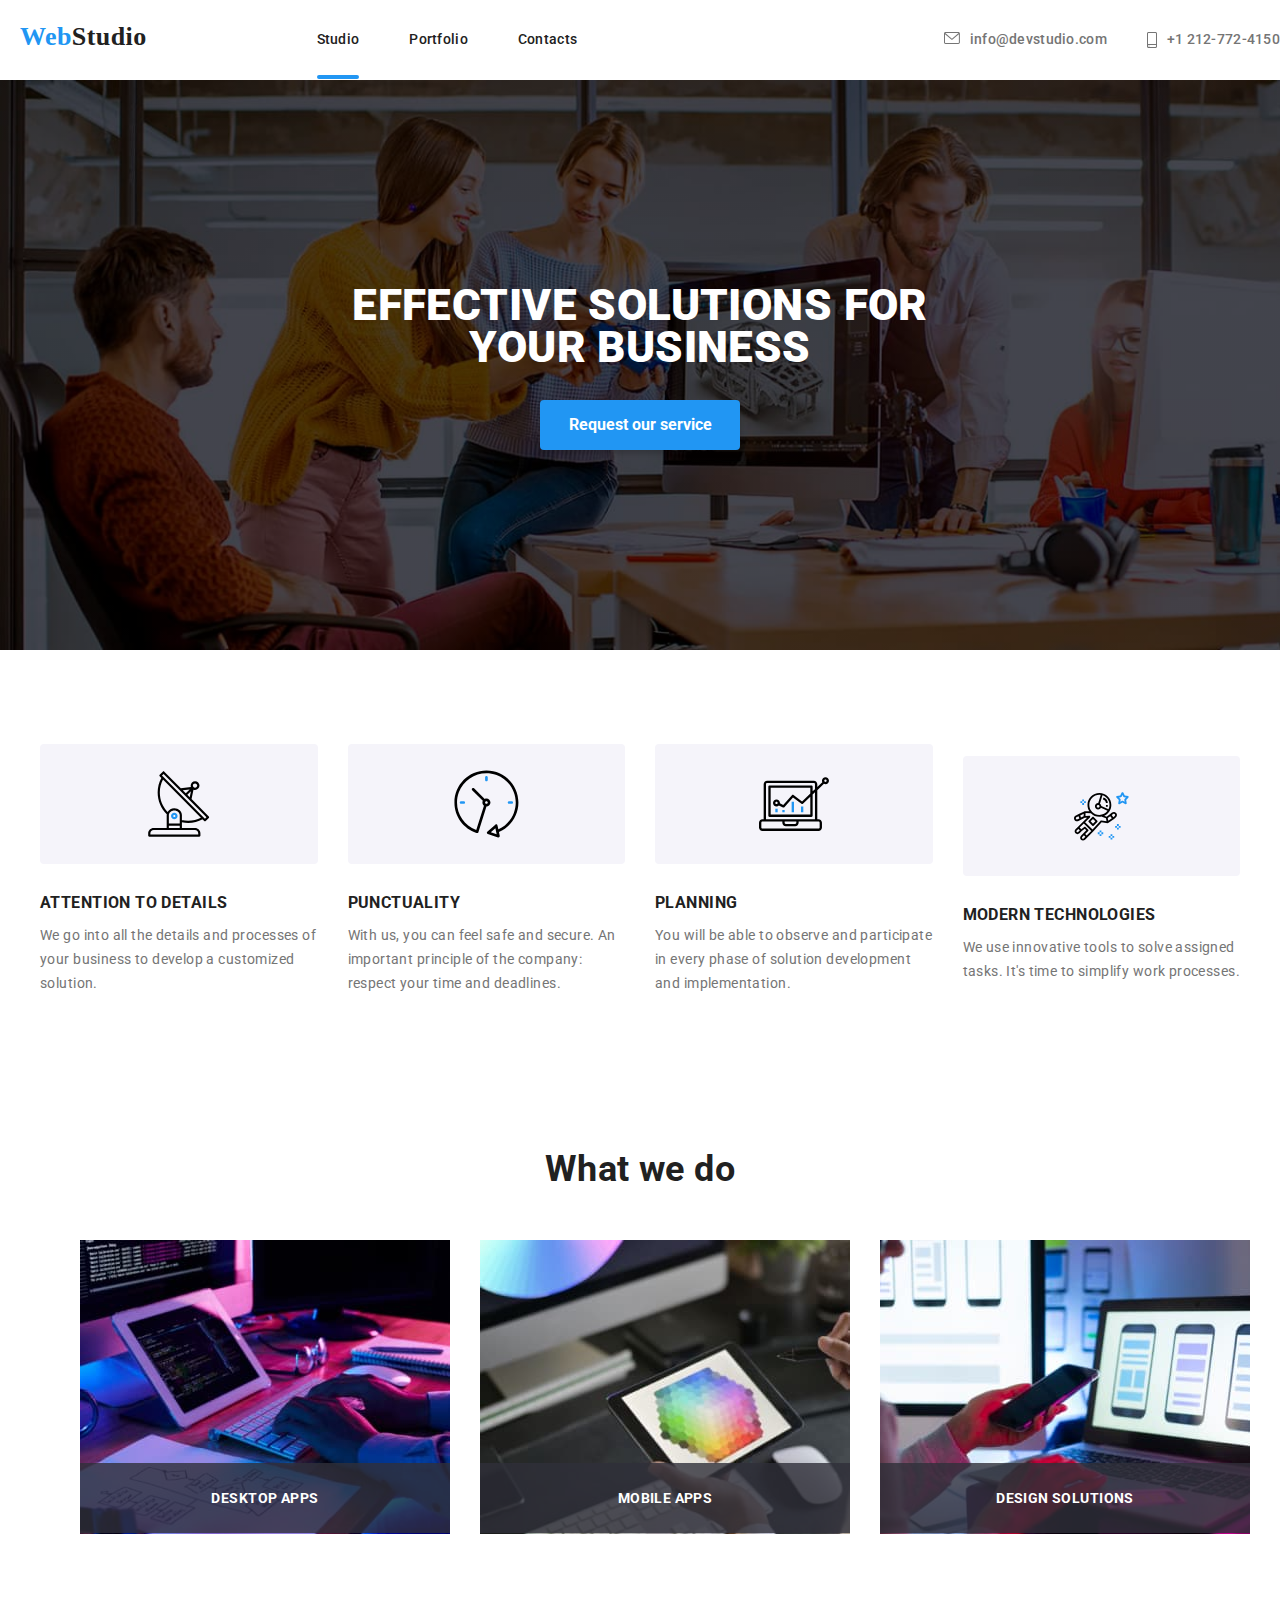
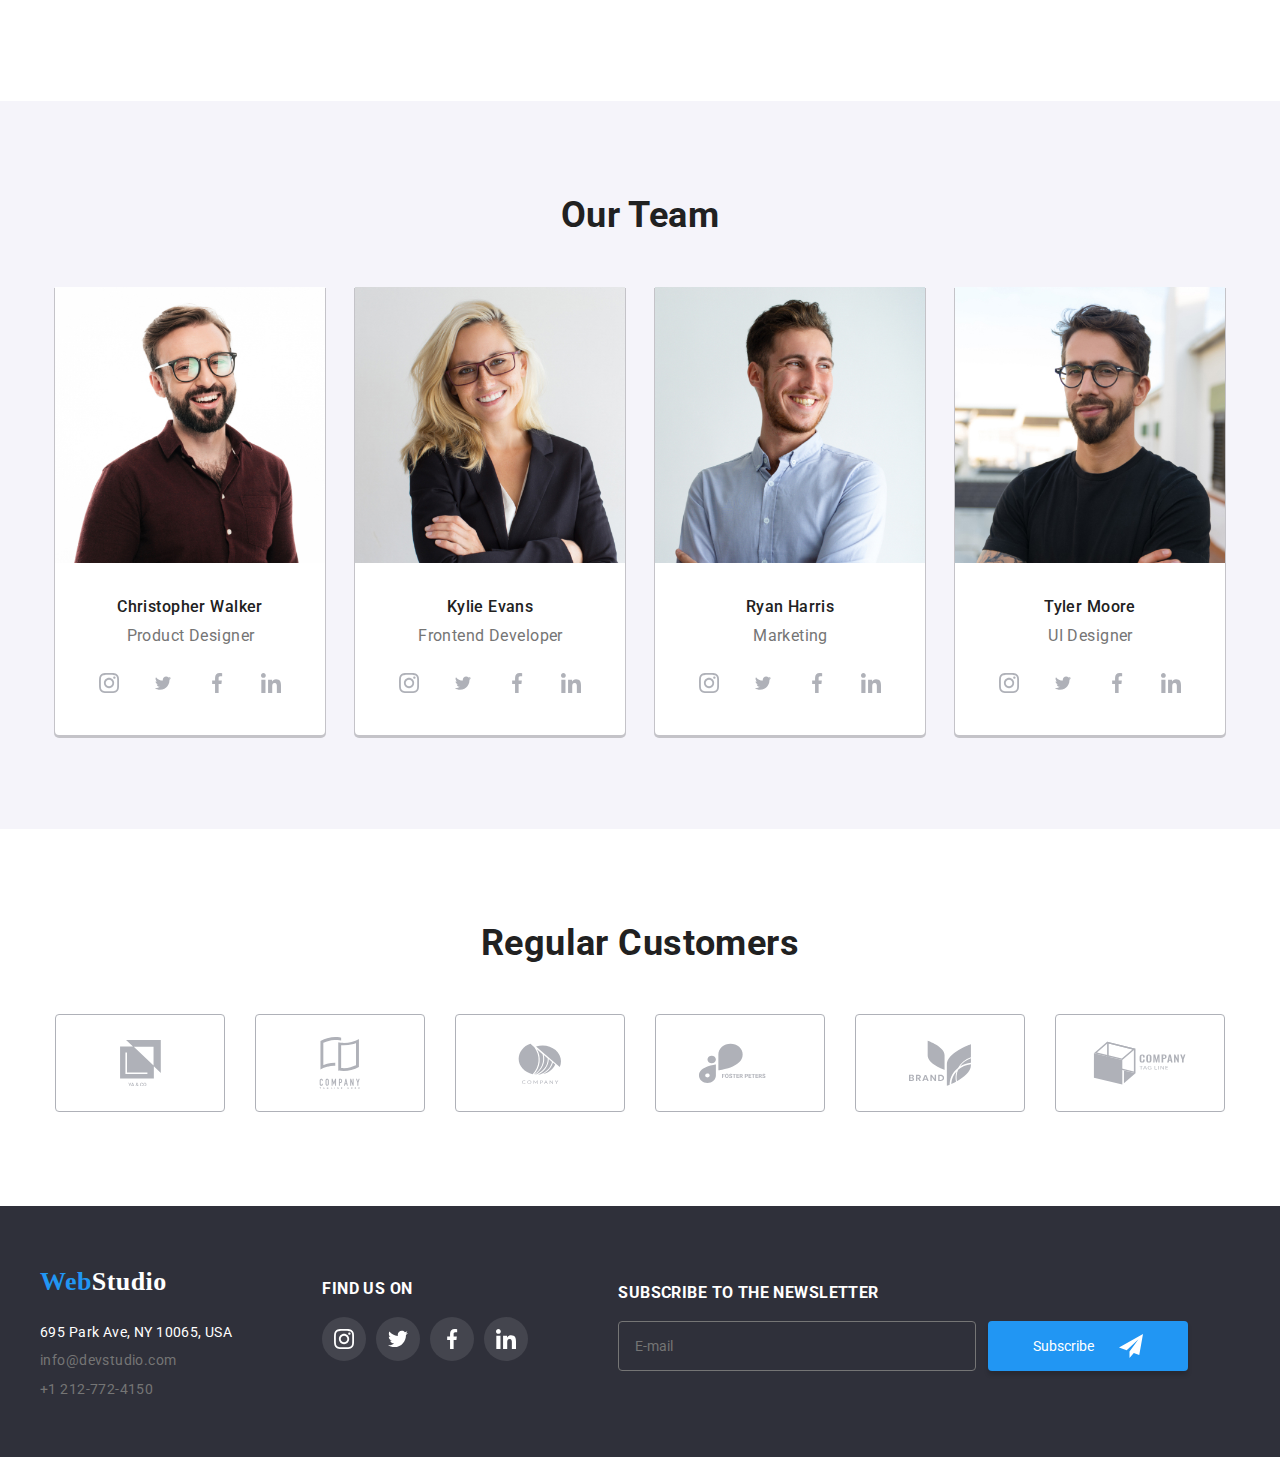
<file: index.html>
<!DOCTYPE html>
<html lang="en">
  <head>
    <meta charset="UTF-8" />
    <meta http-equiv="X-UA-Compatible" content="IE=edge" />
    <meta name="viewport" content="width=device-width, initial-scale=1.0" />
    <title>WebStudio</title>
    <link rel="preconnect" href="https://fonts.googleapis.com" />
    <link rel="preconnect" href="https://fonts.gstatic.com" crossorigin />
    <link
      href="https://fonts.googleapis.com/css2?family=Raleway:wght@700&family=Roboto:wght@400;500;700;900&display=swap"
      rel="stylesheet"
    />
    <link
      rel="stylesheet"
      href="https://cdnjs.cloudflare.com/ajax/libs/modern-normalize/1.0.0/modern-normalize.min.css"
    />
    
    <link rel="stylesheet" href="./css/main.min.css"/>
  </head>
  <body>
    <!--Modal-->
    <div data-modal class="modal is-hidden">
      <div class="modal__inner">
        <button data-modal-close class="modal__button">
          <svg height="11px" height="11px">
            <use href="./images/symbol-defs.svg#icon-close"></use>
          </svg>
        </button>
        <h2 class="modal__title">Leave your information and we'll call you back</h2>
        <form class="form" name="contact-form">
          <label class="form__items ">
            Name
            <input class="form__input" type="text" name="name">
            <svg class="form__icon" height="12" width="12">
              <use href="./images/symbol-defs.svg#name" ></use>
            </svg>
          </label>
          <label class="form__items">
            Telephone
            <input class="form__input" type="tel" name="telephone">
            <svg  class="form__icon"  height="13" width="13">
              <use href="./images/symbol-defs.svg#tel" ></use>
            </svg>
          </label>
          <label class="form__items ">
            E-mail
            <input class="form__input" type="mail" name="mail">
            <svg  class="form__icon"  height="12" width="15">
              <use href="./images/symbol-defs.svg#mail" ></use>
            </svg>
          </label>
          <label class="form__items">
            Comments
            <textarea class="form__text-area" placeholder="Enter the text" name="comments"></textarea>
          </label>
          <label class="form__items-terms">
              <input type="checkbox" class="checkbox" >
              <span class="checkbox__replace">
                 <svg  width="16" height="15" class="checkbox__svg ">
                    <use href="./images/symbol-defs.svg#icon-therm" ></use>
                 </svg>
               </span>
              I agree with the letter and accept the<a class="checkbox__link" href="#">Terms and Conditions</a>
          </label>
          <button class="checkbox__button" type="submit">Send</button>
        </form>
      </div>
    </div>
    <div class="container">
      <!--Header-->
      <header class="header">
        <div class="container-inner header-inner">
          <a class="header__logo" href="/">Web</a>
          <nav class="header__nav menu">
            <ul class="navigation-list" class="unstyled-list">
              <li class="navigation-list__items">
                <a class=" navigation-list__link active-link" href="./index.html">Studio</a>
              </li>
              <li class="navigation-list__items">
                <a class=" navigation-list__link" href="./portofolio.html"
                  >Portfolio</a
                >
              </li>
              <li class="navigation-list__items">
                <a class=" navigation-list__link" href="#">Contacts</a>
              </li>
            </ul>

            <ul class="navigation-second  menu unstyled-list">
              <li class="navigation-second__contact">
                <a class="navigation-second__list" href="#">
                  <svg class="navigation-second__svg" width="16" height="12">
                    <use href="./images/symbol-defs.svg#icon-mail"></use>
                  </svg>
                  info@devstudio.com
                </a>
              </li>
              <li class="navigation-second__contact">
                <a class="navigation-second__list" href="#">
                  <svg class="navigation-second__svg" width="10" height="16">
                    <use href="./images/symbol-defs.svg#icon-telefon"></use>
                  </svg>
                  +1 212-772-4150
                </a>
              </li>
            </ul>
          </nav>

          <button
          class="menu-toggle js-open-menu"
          aria-expanded="false"
          aria-controls="mobile-menu">
          <svg width="24"height="24">
           <use href="./images/symbol-defs.svg#icon-menu"> </use>
          </svg>
        </button>
        </div>
      </header>

      <main>
       <!--hero Section-->
       <section class="hero">
        <div class="container-inner ">
          <div class="hero__div">
            <h1 class="hero__title">EFFECTIVE SOLUTIONS FOR YOUR BUSINESS</h1>
            <button data-modal-open class="hero__button">Request our service</button>
          </div>
        </div>
      </section>
        <!--Middle Section-->
        <section class="middle-section">
          <div class="container-inner ">
            <ul class="unstyled-list cards-mid">
              <li class="cards-mid__list">
                <a class="cards-mid__svg-background" href="#">
                  <svg height="70" width="65.31">
                    <use
                      href="./images/symbol-defs.svg#icon-antenna-1-1-1"
                    ></use>
                  </svg>
                </a>
                <h3 class="cards-mid__subtitle">ATTENTION TO DETAILS</h3>
                <p class="cards-mid__text">
                  We go into all the details and processes
                  of your business to
                  develop a customized solution.
                </p>
              </li>
              <li class="cards-mid__list cards-mid--punctuality">
                <a class="cards-mid__svg-background" href="#">
                  <svg height="70" width="66.90">
                    <use
                      href="./images/symbol-defs.svg#icon-clock-1-1-1-1"
                    ></use>
                  </svg>
                </a>
                <h3 class="cards-mid__subtitle ">PUNCTUALITY</h3>
                <p class="cards-mid__text ">
                  With us, you can feel safe and secure.
                  An important principle of the company:
                  respect your time and deadlines.
                </p>
              </li>
              <li class="cards-mid__list" >
                <a class="cards-mid__svg-background" href="#">
                  <svg height="53,69" width="70">
                    <use
                      href="./images/symbol-defs.svg#icon-diagram-1-1-1"
                    ></use>
                  </svg>
                </a>
                <h3 class="cards-mid__subtitle">PLANNING</h3>
                <p class="cards-mid__text">
                  You will be able to observe and 
                  participate in every phase of solution development and
                  implementation.
                </p>
              </li>
              <li class="cards-mid__list">
                <a class="cards-mid__svg-background" href="#">
                  <svg height="60.66" width="54.83">
                    <use
                      href="./images/symbol-defs.svg#icon-astronaut-1-1-2"
                    ></use>
                  </svg>
                </a>
                <h3 class="cards-mid__subtitle">MODERN TECHNOLOGIES</h3>
                <p class="cards-mid__text">
                  We use innovative tools to solve
                  assigned tasks. It's time to simplify work
                  processes.
                </p>
              </li>
            </ul>
        </section>
        <!--Our Work Section-->
        <section class="ourwork">
          <div class="container-inner">
            <h2 class="ourwork__title">What we do</h2>
            <ul class="unstyled-list our-activities">
              <li class="our-activities__items">
                <img
                  width="370"
                  src="./images/Gadgeturi (1).jpg"
                  alt="Gadgeturi 1"
                />
                <p class="our-activities__text">DESKTOP APPS</p>
              </li class="our-activities__items">
              <li>
                <img
                  width="370"
                  src="./images/Gadgeturi (2).jpg"
                  alt="Gadgeturi 2"
                />
                <p class="our-activities__text">Mobile APPS</p>
              </li>
              <li class="our-activities__items">
                <img
                  width="370"
                  src="./images/Gadgeturi (3).jpg"
                  alt="Gadgeturi  3"
                />
                <p class="our-activities__text">DESIGN SOLUTIONS</p>
              </li>
            </ul>
          </div>
        </section>
        <!--Our Time Section-->
        <section class="ourtime-section">
          <div class="container-inner ">
            <h2 class="ourtime-section__title">Our Team</h2>
            <ul class="unstyled-list ourtime">
              <li class="ourtime__items">
             <picture>
            <source 
                  media="screen and (max-width:480px)"
                  srcset="images\1-M.jpg 1x ,images\1-Mx2.jpg 2x"
              />
              <source 
                  media="screen and (max-width:767px)"
                  srcset="images\1-T.jpg 1x , images\1-Tx2.jpg 2x"
              />
              <source 
                  media="screen and (max-width:1200px)"
                  srcset=" images\1-D.jpg 1x , images\1-Dx2.jpg 2x"
              />
              <img
              width="270"
              src="./images/1-M.jpg" 
              alt="Christopher Walker"
            />
             </picture>
                <h3 class="ourtime__names name">Christopher Walker</h3>
                <p class="ourtime__ocupation">Product Designer</p>
                <div class="ourtime__svg">
                  <ul class="unstyled-list ourtime__svg-list">
                    <li>
                      <a class="ourtime__backgrounds-icon" href="#">
                        <svg width="20px" height="20px">
                          <use
                            href="./images/symbol-defs.svg#icon-instagram-1"
                          ></use>
                        </svg>
                      </a>
                    </li>
                    <li>
                      <a class="ourtime__backgrounds-icon" href="#">
                        <svg width="20px" height="16.25px">
                          <use
                            href="./images/symbol-defs.svg#icon-twitter-1"
                          ></use>
                        </svg>
                      </a>
                    </li>
                    <li>
                      <a class="ourtime__backgrounds-icon" href="#">
                        <svg width="20px" height="20px">
                          <use
                            href="./images/symbol-defs.svg#icon-facebook-1"
                          ></use>
                        </svg>
                      </a>
                    </li>
                    <li>
                      <a class="ourtime__backgrounds-icon" href="#">
                        <svg width="20px" height="20px">
                          <use
                            href="./images/symbol-defs.svg#icon-linkedin-1"
                          ></use>
                        </svg>
                      </a>
                    </li>
                  </ul>
                </div>
              </li>

              <li class="ourtime__items">
              <picture>
                <source 
                media="screen and (max-width:480px)"
                srcset=" images\2-M.jpg 1x ,images\2-Mx2.jpg 2x"
                />
                <source 
                media="screen and (max-width:767px)"
                srcset=" images\2-T.jpg 1x ,images\2-Tx2.jpg 2x"
                />
                <source 
                media="screen and (max-width:1200px)"
                srcset=" images\2-D.jpg 1x , images\2-Dx2.jpg 2x"
                 />

                <img
                width="270"
                src="./images/2-M.jpg"
                alt="Kylie Evans"
              />
              </picture>
                <h3 class="ourtime__names">Kylie Evans</h3>
                <p class="ourtime__ocupation">Frontend Developer</p>
                <div class="ourtime__svg">
                  <ul class="unstyled-list ourtime__svg-list">
                    <li>
                      <a class="ourtime__backgrounds-icon" href="#">
                        <svg width="20px" height="20px">
                          <use
                            href="./images/symbol-defs.svg#icon-instagram-1"
                          ></use>
                        </svg>
                      </a>
                    </li>
                    <li>
                      <a class="ourtime__backgrounds-icon" href="#">
                        <svg width="20px" height="16.25px">
                          <use
                            href="./images/symbol-defs.svg#icon-twitter-1"
                          ></use>
                        </svg>
                      </a>
                    </li>
                    <li>
                      <a class="ourtime__backgrounds-icon" href="#">
                        <svg width="20px" height="20px">
                          <use
                            href="./images/symbol-defs.svg#icon-facebook-1"
                          ></use>
                        </svg>
                      </a>
                    </li>
                    <li>
                      <a class="ourtime__backgrounds-icon" href="#">
                        <svg width="20px" height="20px">
                          <use
                            href="./images/symbol-defs.svg#icon-linkedin-1"
                          ></use>
                        </svg>
                      </a>
                    </li>
                  </ul>
                </div>
              </li>
              <li class="ourtime__items">
                <picture>
                  <source 
                  media="screen and (max-width:480px)"
                  srcset=" images\3-M.jpg 1x , images\3-Mx2.jpg 2x"
              />
              <source 
                  media="screen and (max-width:767px)"
                  srcset=" images\3-T.jpg 1x , images\3-Tx2.jpg 2x"
              />
              <source 
                  media="screen and (max-width:1200px)"
                  srcset=" images\3-D.jpg 1x , images\3-Dx2.jpg 2x"
              />
                <img
                  width="270"
                  src="./images/3-M.jpg"
                  alt="Ryan Harris"
                />
                </picture>
                <h3 class="ourtime__names name">Ryan Harris</h3>
                <p class="ourtime__ocupation">Marketing</p>
                <div class="ourtime__svg">
                  <ul class="unstyled-list ourtime__svg-list">
                    <li>
                      <a class="ourtime__backgrounds-icon" href="#">
                        <svg width="20px" height="20px">
                          <use
                            href="./images/symbol-defs.svg#icon-instagram-1"
                          ></use>
                        </svg>
                      </a>
                    </li>
                    <li>
                      <a class="ourtime__backgrounds-icon" href="#">
                        <svg width="20px" height="16.25px">
                          <use
                            href="./images/symbol-defs.svg#icon-twitter-1"
                          ></use>
                        </svg>
                      </a>
                    </li>
                    <li>
                      <a class="ourtime__backgrounds-icon" href="#">
                        <svg width="20px" height="20px">
                          <use
                            href="./images/symbol-defs.svg#icon-facebook-1"
                          ></use>
                        </svg>
                      </a>
                    </li>
                    <li>
                      <a class="ourtime__backgrounds-icon" href="#">
                        <svg width="20px" height="20px">
                          <use
                            href="./images/symbol-defs.svg#icon-linkedin-1"
                          ></use>
                        </svg>
                      </a>
                    </li>
                  </ul>
                </div>
              </li>
              <li class="ourtime__items">
                <picture>

                  <source 
                  media="screen and (max-width:480px)"
                  srcset="images\4-M.jpg 1x ,images\4-Mx2.jpg 2x"
                  />
                 <source 
                  media="screen and (max-width:767px)"
                  srcset="images\4-T.jpg 1x ,images\4-Tx2.jpg 2x"
                    />
                <source 
                  media="screen and (max-width:1200px)"
                  srcset="images\4-D.jpg 1x ,images\4-Dx2.jpg 2x"
                />
                <img
                  width="270"
                  src="./images/4-M.jpg"
                  alt="Tyler Moore"
                />
                </picture>
                <h3 class="ourtime__names name">Tyler Moore</h3>
                <p class="ourtime__ocupation">UI Designer</p>
                <div class="ourtime__svg">
                  <ul class="unstyled-list ourtime__svg-list">
                    <li>
                      <a class="ourtime__backgrounds-icon" href="#">
                        <svg width="20px" height="20px">
                          <use
                            href="./images/symbol-defs.svg#icon-instagram-1"
                          ></use>
                        </svg>
                      </a>
                    </li>
                    <li>
                      <a class="ourtime__backgrounds-icon" href="#">
                        <svg width="20px" height="16.25px">
                          <use
                            href="./images/symbol-defs.svg#icon-twitter-1"
                          ></use>
                        </svg>
                      </a>
                    </li>
                    <li>
                      <a class="ourtime__backgrounds-icon" href="#">
                        <svg width="20px" height="20px">
                          <use
                            href="./images/symbol-defs.svg#icon-facebook-1"
                          ></use>
                        </svg>
                      </a>
                    </li>
                    <li>
                      <a class="ourtime__backgrounds-icon" href="#">
                        <svg width="20px" height="20px">
                          <use
                            href="./images/symbol-defs.svg#icon-linkedin-1"
                          ></use>
                        </svg>
                      </a>
                    </li>
                  </ul>
                </div>
              </li>
            </ul>
          </div>
        </section>
        <!--Regular Customers-->
        <section class="regular">
          <div class="container-inner ">
            <h2 class="regular__title">Regular Customers</h2>
            <div class="regular__section">
              <ul class="unstyled-list svg-section">
                <li>
                  <a class="svg-section__background" href="#">
                    <svg height="46.7" width="41">
                      <use href="./images/symbol-defs.svg#icon-group-5"></use>
                    </svg>
                  </a>
                </li>
                <li>
                  <a class="svg-section__background" href="#">
                    <svg height="52" width="42">
                      <use href="./images/symbol-defs.svg#icon-group-1"></use>
                    </svg>
                  </a>
                </li>
                <li>
                  <a class="svg-section__background" href="#">
                    <svg height="41.18" width="43.46">
                      <use href="./images/symbol-defs.svg#icon-group-2"></use>
                    </svg>
                  </a>
                </li>
                <li>
                  <a class="svg-section__background" href="#">
                    <svg height="40.62" width="84.44">
                      <use href="./images/symbol-defs.svg#icon-group-3"></use>
                    </svg>
                  </a>
                </li>
                <li>
                  <a class="svg-section__background" href="#">
                    <svg height="62.54" width="62.54">
                      <use href="./images/symbol-defs.svg#icon-group-4"></use>
                    </svg>
                  </a>
                </li>
                <li>
                  <a class="svg-section__background" href="#">
                    <svg height="43.93" width="93.79">
                      <use href="./images/symbol-defs.svg#icon-group"></use>
                    </svg>
                  </a>
                </li>
              </ul>
            </div>
          </div>
        </section>
      </main>
      <!--Modal-header-->
      <div class="menu-container js-menu-container" id="mobile-menu">
        <button class="menu-toggle js-close-menu">
          <svg height="18.66" width="18.66px"
        
          >
            <use href="./images/symbol-defs.svg#icon-close"> </use>
          </svg> 
        </button>
        <nav class="menu-mob">
          <ul  class="unstyled-list menu-mob__list">
            <li class="menu-mob__items">
              <a class="menu-mob__link " href="./index.html">Studio</a>
            </li>
            <li class="menu-mob__items">
              <a class="menu-mob__link" href="./portofolio.html"
                >Portfolio</a
              >
            </li>
            <li class="menu-mob__items">
              <a class=" menu-mob__link" href="#">Contacts</a>
            </li>
          </ul>

          <ul class="menu-mob2  unstyled-list">
            <li class="menu-mob2__contact">
              <a class="menu-mob2__tel" href="#">+1 212-772-4150</a>
            </li>
            <li class="menu-mob2__contact">
              <a class="menu-mob2__mail" href="#">info@devstudio.com</a>
            </li>
            
          </ul>
        </nav>
        <ul class="unstyled-list menu-mob3" >
           <li ><a class="menu-mob3__items" href="/">Instagram</a></li> 
           <li ><a class="menu-mob3__items" href="/">Twitter</a></li>
           <li ><a class="menu-mob3__items" href="/">Facebook</a></li>
           <li ><a class="menu-mob3__items"href="/">LinkedIn</a></li>
      </ul>

      </div>
      <!--Footer-->
      <footer class="footer-section">
        <div class="container-inner">
          <address class="footer-section__adress">
            <div class="footer1">
              <a class="footer1__logo" href="./index.html">Web</a>
              <ul class="unstyled-list footer1__items">
                <li>
                  <a
                    class="hover-part footer1__adress"
                    href="695 Park Ave, NY 10065, USA"
                    >695 Park Ave, NY 10065, USA</a
                  >
                </li>
                <li>
                  <a
                    class="hover-part footer1__mail"
                    href="mailto:info@devstudio.com"
                    >info@devstudio.com</a
                  >
                </li>
                <li>
                  <a class="hover-part footer1__tel" href="tel:+12127724150"
                    >+1 212-772-4150</a
                  >
                </li>
              </ul>
            </div>
            <div class="footer2">
              <h3 class="footer2__title">FIND US ON</h3>
              <ul class="unstyled-list footer2__items">
                <li>
                  <a class="footer2__background-items" href="#">
                    <svg hight="20" width="20">
                      <use
                        href="./images/symbol-defs.svg#icon-instagram-1"
                      ></use>
                    </svg>
                  </a>
                </li>
                <li>
                  <a class="footer2__background-items" href="#">
                    <svg hight="16.25" width="20">
                      <use href="./images/symbol-defs.svg#icon-twitter-1"></use>
                    </svg>
                  </a>
                </li>
                <li>
                  <a class="footer2__background-items" href="#">
                    <svg hight="20" width="20">
                      <use
                        href="./images/symbol-defs.svg#icon-facebook-1"
                      ></use>
                    </svg>
                  </a>
                </li>
                <li>
                  <a class="footer2__background-items" href="#">
                    <svg hight="20" width="20">
                      <use
                        href="./images/symbol-defs.svg#icon-linkedin-1"
                      ></use>
                    </svg>
                  </a>
                </li>
              </ul>
            </div>
                <div class="footer3">
                  <h3 class="footer3__title">Subscribe to the newsletter</h3>
                  <form name="footer-form">
                    <input class="footer-form__input" type="mail" name="mail-footer" placeholder="E-mail">
                     <button  class="footer-botton"type="submit">Subscribe
                      <svg  class="footer-botton__svg" width="24" height="24">
                        <use href="./images/symbol-defs.svg#footer-icon"></use>
                      </svg>
                     </button>
                  </form>
                </div>
            </div>
          </address>
        </div>
      </footer>
    </div>
    <script src="./js/modal.js"></script>
    <script src="./js/mobile-menu.js"></script>
  </body>
</html>
</file>
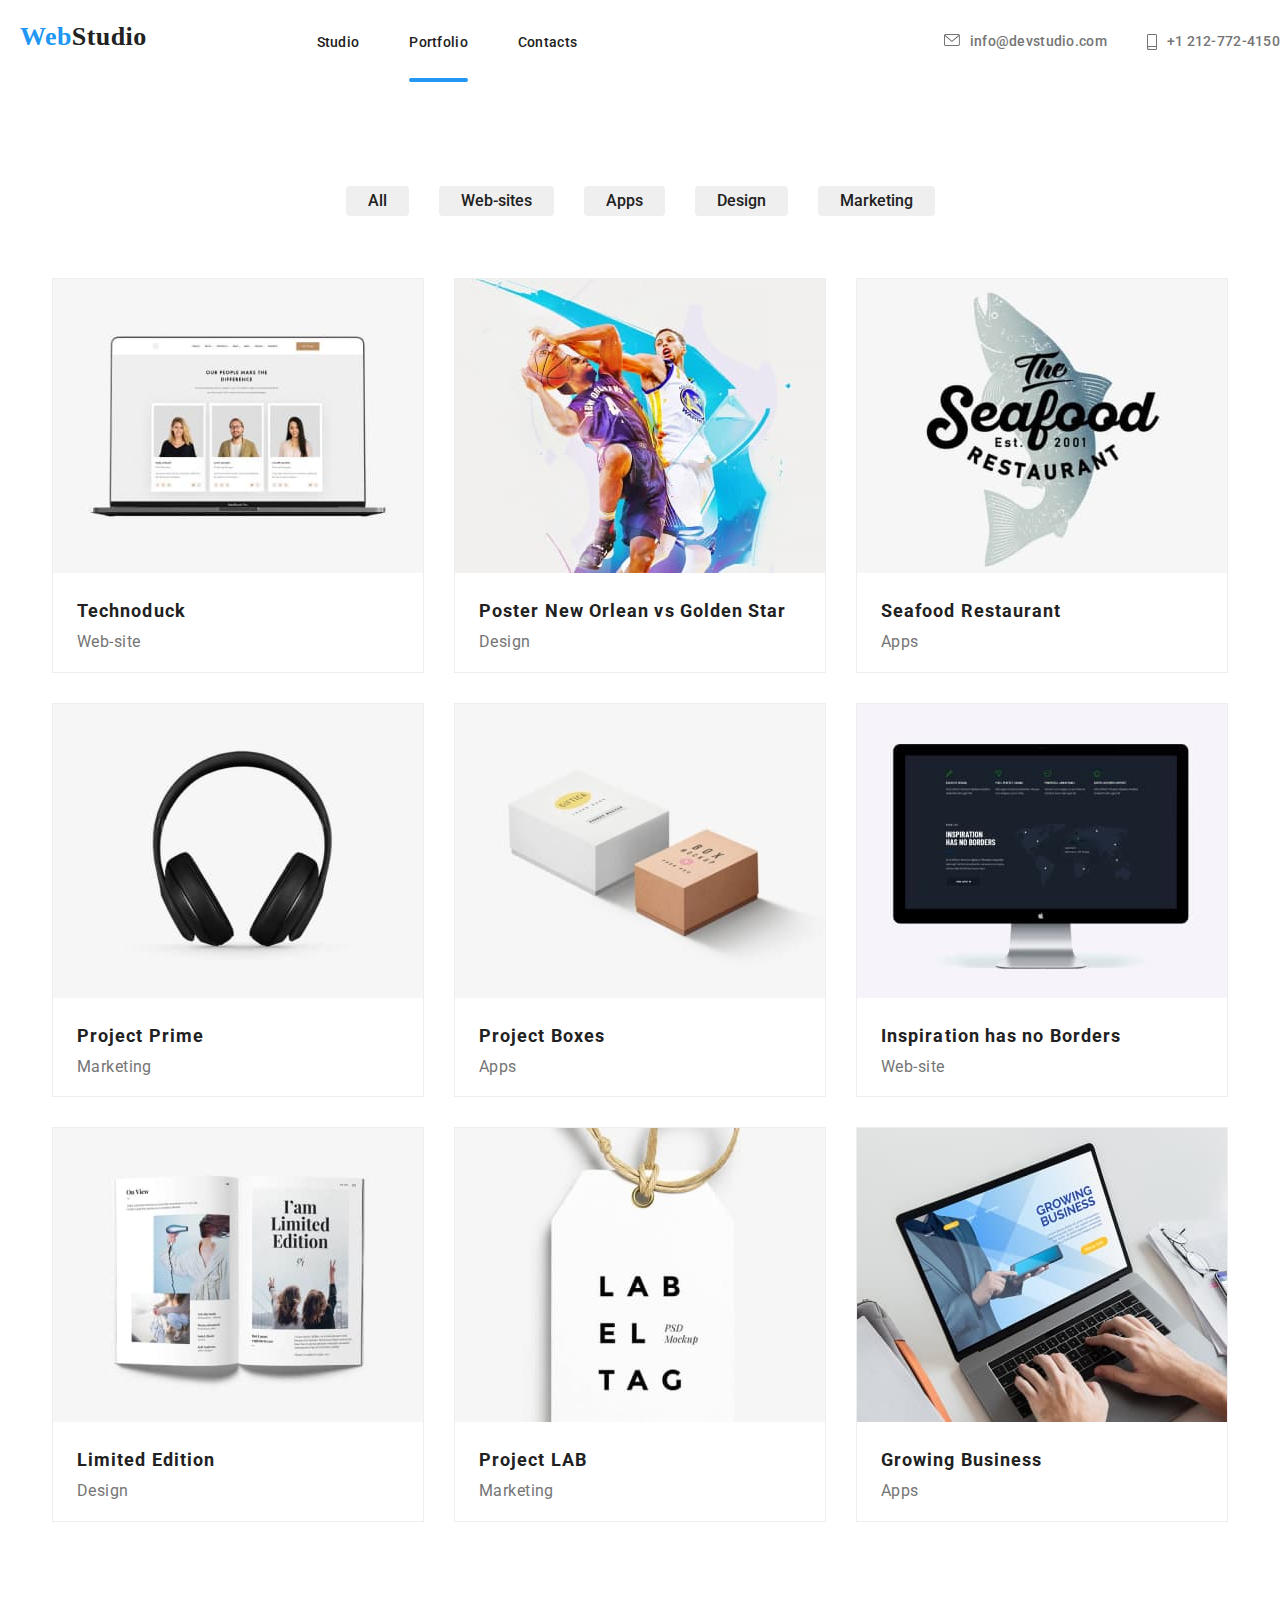
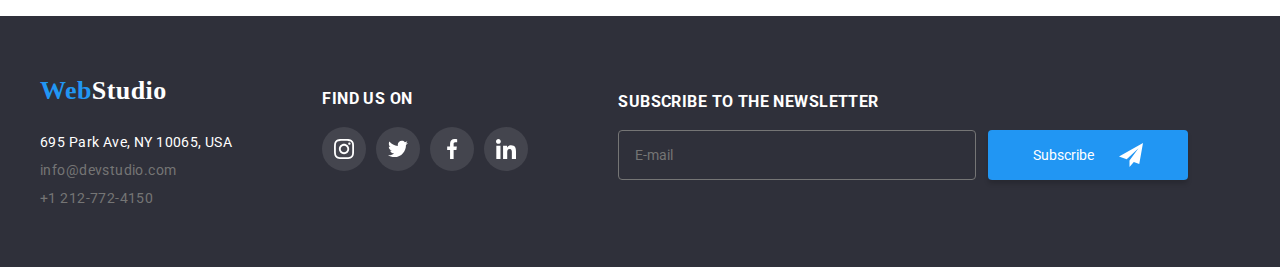
<file: portofolio.html>
<!DOCTYPE html>
<html lang="en">
  <head>
    <meta charset="UTF-8" />
    <meta http-equiv="X-UA-Compatible" content="IE=edge" />
    <meta name="viewport" content="width=device-width, initial-scale=1.0" />
    <title>Web Studio</title>
    <link rel="preconnect" href="https://fonts.googleapis.com" />
    <link rel="preconnect" href="https://fonts.gstatic.com" crossorigin />
    <link
      href="https://fonts.googleapis.com/css2?family=Raleway:wght@700&family=Roboto:wght@400;500;700;900&display=swap"
      rel="stylesheet"
    />
    <link
      rel="stylesheet"
      href="https://cdnjs.cloudflare.com/ajax/libs/modern-normalize/1.0.0/modern-normalize.min.css"
    />
   <link rel="stylesheet" href="./css/styles.css" />
    <link rel="stylesheet" href="./css/main.min.css"/>
  </head>
  <body>
    <div class="container">
          <!--Header-->
      <header class="header">
        <div class="header__inner">
          <nav class="header__nav">
            <a class="header__logo" href="/">Web</a>
            <ul class="navigation-list" class="unstyled-list">
              <li class="navigation-list__items">
                <a class=" navigation-list__link " href="./index.html">Studio</a>
              </li>
              <li class="navigation-list__items">
                <a class=" navigation-list__link active-link" href="./portofolio.html"
                  >Portfolio</a
                >
              </li>
              <li class="navigation-list__items">
                <a class=" navigation-list__link" href="#">Contacts</a>
              </li>
            </ul>

            <ul class="navigation-second unstyled-list">
              <li class="navigation-second__contact">
                <a class="navigation-second__list" href="#">
                  <svg class="navigation-second__svg" width="16" height="12">
                    <use href="./images/symbol-defs.svg#icon-mail"></use>
                  </svg>
                  info@devstudio.com
                </a>
              </li>
              <li class="navigation-second__contact">
                <a class="navigation-second__list" href="#">
                  <svg class="navigation-second__svg" width="10" height="16">
                    <use href="./images/symbol-defs.svg#icon-telefon"></use>
                  </svg>
                  +1 212-772-4150
                </a>
              </li>
            </ul>
          </nav>
        </div>
      </header>
      
      <main>
        <!--Buttons Section-->
        <section class="buttons-section">
          <div class="container-inner">
            <ul class="unstyled-list button-cards">
              <li><button class="button-cards__items" type="button">All</button></li>
              <li><button class="button-cards__items" type="button">Web-sites</button></li>
              <li><button class="button-cards__items" type="button">Apps</button></li>
              <li><button class="button-cards__items" type="button">Design</button></li>
              <li><button class="button-cards__items" type="button">Marketing</button></li>
            </ul>
          </div>
        </section>
        <!--Cards Section-->
          <div class="container-inner">
            <ul class="unstyled-list grid">
              <li class="grid__items">
                <div class="grid__container">
                <img
                  src="./images/portofolio photos (1).jpg"
                  alt="Web Site"
                  width="370"
                />
                <div class="overlay"> <p class="overlay__text" >Technoduck is a state-of-the-art coronavirus distribution platform. Companies use this platform for digital espionage and attacks on competitors' secure servers.</p></div>
                </div>
                <h3 class="grid__project">Technoduck</h3>
                <p class="grid__job">Web-site</p>
              </li>
              <li class="grid__items">
                <div class="grid__container" >  <img
                  src="./images/portofolio photos (2).jpg"
                  alt="Design"
                  width="370"
                />
                <div class="overlay"> <p class="overlay__text" >Technoduck is a state-of-the-art coronavirus distribution platform. Companies use this platform for digital espionage and attacks on competitors' secure servers.</p></div>
                </div>
                <h3 class="grid__project">Poster New Orlean vs Golden Star</h3>
                <p class="grid__job">Design</p>
              </li>
              <li class="grid__items">
                <div class="grid__container" >
                   <img
                  src="./images/portofolio photos (3).jpg"
                  alt="Apps"
                  width="370"
                />
                <div class="overlay"> <p class="overlay__text" >Technoduck is a state-of-the-art coronavirus distribution platform. Companies use this platform for digital espionage and attacks on competitors' secure servers.</p></div>
              </div>
                <h3 class="grid__project">Seafood Restaurant</h3>
                <p class="grid__job">Apps</p>
              </li>
              <li class="grid__items">
                <div class="grid__container"> 
                  <img
                  src="./images/portofolio photos (4).jpg"
                  alt="Marketing"
                  width="370"
                />
                <div class="overlay"> <p class="overlay__text" >Technoduck is a state-of-the-art coronavirus distribution platform. Companies use this platform for digital espionage and attacks on competitors' secure servers.</p></div>
               </div>
                <h3 class="grid__project">Project Prime</h3>
                <p class="grid__job">Marketing</p>
              </li>
              <li class="grid__items">
                <div class="grid__container" > 
                  <img
                  src="./images/portofolio photos (5).jpg"
                  alt="Apps"
                  width="370"
                />
                <div class="overlay"> <p class="overlay__text" >Technoduck is a state-of-the-art coronavirus distribution platform. Companies use this platform for digital espionage and attacks on competitors' secure servers.</p></div>
              </div>
                <h3 class="grid__project">Project Boxes</h3>
                <p class="grid__job">Apps</p>
              </li>
              <li class="grid__items">
                <div class="grid__container">
                   <img
                  src="./images/portofolio photos (6).jpg"
                  alt="Web Site"
                  width="370"
                />
                <div class="overlay"> <p class="overlay__text" >Technoduck is a state-of-the-art coronavirus distribution platform. Companies use this platform for digital espionage and attacks on competitors' secure servers.</p></div>
              </div>
                <h3 class="grid__project">Inspiration has no Borders</h3>
                <p class="grid__job">Web-site</p>
              </li>
              <li class="grid__items">
                <div class="grid__container"> 
                   <img
                  src="./images/portofolio photos (7).jpg"
                  alt="Design"
                  width="370"
                />
                <div class="overlay"> <p class="overlay__text" >Technoduck is a state-of-the-art coronavirus distribution platform. Companies use this platform for digital espionage and attacks on competitors' secure servers.</p></div>
              </div>
                <h3 class="grid__project">Limited Edition</h3>
                <p class="grid__job">Design</p>
              </li>
              <li class="grid__items">
                <div class="grid__container">  <img
                  src="./images/portofolio photos (8).jpg"
                  alt="Marketing"
                  width="370"
                />
                <div class="overlay"> <p class="overlay__text" >Technoduck is a state-of-the-art coronavirus distribution platform. Companies use this platform for digital espionage and attacks on competitors' secure servers.</p></div>
              </div>
                <h3 class="grid__project">Project LAB</h3>
                <p class="grid__job">Marketing</p>
              </li>
              <li class="grid__items">
                <div class="grid__container">
                  <img
                  src="./images/portofolio photos (9).jpg"
                  alt="Apps"
                  width="370"
                />
                <div class="overlay"> <p class="overlay__text" >Technoduck is a state-of-the-art coronavirus distribution platform. Companies use this platform for digital espionage and attacks on competitors' secure servers.</p></div>
              </div>
                <h3 class="grid__project">Growing Business</h3>
                <p class="grid__job">Apps</p>
              </li>
            </ul>
          </div>
        </div>
      </main>
      <!--Footer-->
      <footer class="footer-section">
        <div class="container-inner">
          <address class="footer-section__adress">
            <div class="footer1">
              <a class="footer1__logo" href="./index.html">Web</a>
              <ul class="unstyled-list footer1__items">
                <li>
                  <a
                    class="hover-part footer1__adress"
                    href="695 Park Ave, NY 10065, USA"
                    >695 Park Ave, NY 10065, USA</a
                  >
                </li>
                <li>
                  <a
                    class="hover-part footer1__mail"
                    href="mailto:info@devstudio.com"
                    >info@devstudio.com</a
                  >
                </li>
                <li>
                  <a class="hover-part footer1__tel" href="tel:+12127724150"
                    >+1 212-772-4150</a
                  >
                </li>
              </ul>
            </div>
            <div class="footer2">
              <h3 class="footer2__title">FIND US ON</h3>
              <ul class="unstyled-list footer2__items">
                <li>
                  <a class="footer2__background-items" href="#">
                    <svg hight="20" width="20">
                      <use
                        href="./images/symbol-defs.svg#icon-instagram-1"
                      ></use>
                    </svg>
                  </a>
                </li>
                <li>
                  <a class="footer2__background-items" href="#">
                    <svg hight="16.25" width="20">
                      <use href="./images/symbol-defs.svg#icon-twitter-1"></use>
                    </svg>
                  </a>
                </li>
                <li>
                  <a class="footer2__background-items" href="#">
                    <svg hight="20" width="20">
                      <use
                        href="./images/symbol-defs.svg#icon-facebook-1"
                      ></use>
                    </svg>
                  </a>
                </li>
                <li>
                  <a class="footer2__background-items" href="#">
                    <svg hight="20" width="20">
                      <use
                        href="./images/symbol-defs.svg#icon-linkedin-1"
                      ></use>
                    </svg>
                  </a>
                </li>
              </ul>
            </div>
                <div class="footer3">
                  <h3 class="footer3__title">Subscribe to the newsletter</h3>
                  <form name="footer-form">
                    <input class="footer-form__input" type="mail" name="mail-footer" placeholder="E-mail">
                     <button  class="footer-botton"type="submit">Subscribe
                      <svg  class="footer-botton__svg" width="24" height="24">
                        <use href="./images/symbol-defs.svg#footer-icon"></use>
                      </svg>
                     </button>
                  </form>
                </div>
            </div>
          </address>
        </div>
      </footer>
    </div>
  </body>
</html>
</file>
<file: css/styles.css>
:root {
  --main-color: #757575;
  --black-color: #212121;
  --white-color: #ffff;
  --blue-color: #2196f3;
  --background-1: #f5f4fa;
  --background-footer: #2f303a;
  --background-footer-svg: rgba(255, 255, 255, 0.1);
  --regular-color: #afb1b8;
  --what-we-do-overlay: rgba(47, 48, 58, 0.8);
  --modal-background: rgba(0, 0, 0, 0.2);
  --font-Roboto: "Roboto";
  --font-Releway: "Releway";
  --font-normal: normal;
}
body {
  font-family: var(--font-Roboto);
  font-style: var(--font-normal);
  font-weight: 400;
  letter-spacing: 0.03em;
  font-size: 14px;
  color: var(--main-color);
}
* {
  margin-block-start: 0em;
  margin-block-end: 0em;
  margin-inline-start: 0px;
  margin-inline-end: 0px;
}

.container-inner {
  width: 1200px;
  margin: 0 auto;
  justify-content: center;
}
/*Modal*/
.modal {
  background: var(--modal-background);
  position: fixed;
  width: 100%;
  height: 100%;
  z-index: 99;
  display: flex;
  align-items: center;
  justify-content: center;
  opacity: 1;
  transition: opacity 250ms cubic-bezier(0.4, 0, 0.2, 1);
}
.is-hidden {
  visibility: hidden;
  opacity: 0;
}
.modal__inner {
  width: 528px;
  height: 581px;
  background: var(--white-color);
  box-shadow: 0px 1px 3px rgba(0, 0, 0, 0.12), 0px 1px 1px rgba(0, 0, 0, 0.14),
    0px 2px 1px rgba(0, 0, 0, 0.2);
  border-radius: 4px;
  position: absolute;
  transition-duration: 250ms;
  transition-timing-function: cubic-bezier(0.4, 0, 0.2, 1);
  padding: 40px;
}
.modal__button {
  display: flex;
  align-items: center;
  justify-content: center;
  border-radius: 100%;
  border: 1px solid var(--regular-color);
  background: var(--white-color);
  color: var(--black-color);
  width: 30px;
  height: 30px;
  position: absolute;
  top: 8px;
  right: 8px;
  cursor: pointer;
}
.form__input:focus {
  border: 1px solid var(--blue-color);
  transition-timing-function: cubic-bezier(0.4, 0, 0.2, 1);
}
.form__items input:focus + svg {
  fill: var(--blue-color);
  transition-timing-function: cubic-bezier(0.4, 0, 0.2, 1);
}

.modal__button:focus {
  fill: var(--blue-color);
  transition-timing-function: cubic-bezier(0.4, 0, 0.2, 1);
}

.form {
  display: flex;
  flex-direction: column;
  gap: 10px;
}
.modal__title {
  font-weight: 700;
  font-size: 20px;
  line-height: 23px;
  text-align: center;
  color: var(--black-color);
  padding-bottom: 14px;
}
.form__items {
  display: flex;
  flex-direction: column;
  position: relative;
  color: var(--main-color);
}
.form__items svg {
  position: absolute;
  top: 33px;
  left: 10px;
}
.form__items-terms {
  display: flex;
  flex-direction: row;
  gap: 9px;
}
.form__icon {
  fill: var(--black-color);
}

.form__input {
  width: 448px;
  height: 40px;
  border: 1px solid var(--regular-color);
  border-radius: 4px;
  margin-top: 4px;
  padding-left: 42px;
  outline: none;
  cursor: pointer;
}

.form__text-area {
  width: 448px;
  height: 120px;
  border: 1px solid var(--regular-color);
  border-radius: 4px;
  margin-top: 4px;
  padding-left: 16px;
  padding-top: 12px;
  resize: none;
  margin-bottom: 20px;
  font-weight: 400;
  font-size: 12px;
  line-height: 14px;
  letter-spacing: 0.01em;
  outline: none;
  cursor: pointer;
}
.form__text-area:focus {
  border: 1px solid var(--blue-color);
}
.form__items input[type="checkbox"]:checked + .checkbox__replace svg {
  opacity: 1;
}
.form__items-terms input[type="checkbox"]:checked + .checkbox__replace {
  background: var(--blue-color);
  border-color: var(--blue-color);
}
.form__items-terms input[type="checkbox"] {
  display: none;
}
.checkbox__replace {
  width: 16px;
  height: 15px;
  border: 2px solid var(--black-color);
  border-radius: 2px;
  display: flex;
  align-items: center;
  justify-content: center;
}

.checkbox__svg {
  fill: var(--white-color);
}

.checkbox__link {
  color: var(--blue-color);
}
.checkbox__button {
  background: var(--blue-color);
  box-shadow: 0px 4px 4px rgba(0, 0, 0, 0.15);
  border-radius: 4px;
  border: none;
  letter-spacing: 0.06em;
  padding: 10px 80px;
  width: 200px;
  height: 50px;
  display: flex;
  align-items: center;
  justify-content: center;
  align-self: center;
  color: var(--white-color);
  margin-top: 30px;
  font-weight: 700;
  font-size: 16px;
  line-height: 30px;
  cursor: pointer;
}
/*logo*/
.header__logo::after {
  content: "Studio";
  color: var(--black-color);
}

.header__logo {
  font-family: var(--font-Releway);
  font-weight: 700;
  font-size: 26px;
  line-height: 1, 19;
  color: var(--blue-color);
  text-decoration: none;
}
.footer1__logo::after {
  content: "Studio";
  color: var(--white-color);
}
.footer1__logo {
  font-family: var(--font-Releway);
  font-weight: 700;
  font-size: 26px;
  line-height: 1, 19;
  color: var(--blue-color);
  text-decoration: none;
  font-style: var(--font-normal);
  display: flex;
  padding-top: 60px;
}

/*Header*/

header {
  border-bottom: 1px solid;
  color: var(--white-color);
  display: flex;
  padding-top: 32px;
  padding-bottom: 32px;
}
.header__inner {
  width: 1200px;
  margin: 0 auto;
  justify-content: center;
}
.header__nav {
  display: flex;
  align-items: center;
  flex-grow: 1;
}
.navigation-list {
  list-style: none;
  display: flex;
  gap: 50px;
  flex-grow: 1;
}

.navigation-second {
  list-style: none;
  display: flex;
  gap: 40px;
  align-items: center;
}
.navigation-list__link {
  font-weight: 500;
  line-height: 1, 14;
  letter-spacing: 0.02em;
  color: var(--black-color);
  text-decoration: none;
}
.navigation-list__link:hover {
  color: var(--blue-color);
}
.navigation-second__svg {
  margin-right: 10px;
}
.navigation-second__list {
  fill: var(--main-color);
}
.navigation-second__list:hover {
  fill: var(--blue-color);
  color: var(--blue-color);
}
.navigation-list__link.active-link {
  position: relative;
}
.navigation-list__link.active-link::after {
  content: "";
  width: 100%;
  border: 2px solid var(--blue-color);
  border-radius: 4px;
  position: absolute;
  bottom: -32px;
  left: 0;
  visibility: visible;
  transition: color 250ms cubic-bezier(0.4, 0, 0.2, 1);
}

.unstyled-list {
  list-style: none;
}

.hover-part:hover {
  color: var(--blue-color);
}
.hover-part {
  transition: color 250ms cubic-bezier(0.4, 0, 0.2, 1);
}
.navigation-second__list {
  font-weight: 500;
  line-height: 1.14;
  letter-spacing: 0.02em;
  text-decoration: none;
  color: var(--main-color);
}
/*hero Section*/
.hero {
  display: flex;
  flex-direction: column;
  padding-bottom: 200px;
  padding-top: 200px;
  align-items: center;
  flex-direction: column;
  gap: 40px;
}
.hero__inner {
  width: 1200px;
  margin: 0 auto;
  justify-content: center;
}
.hero__div {
  display: flex;
  flex-direction: column;
  align-items: center;
}
.hero {
  background-image: linear-gradient(rgba(0, 0, 0, 0.5), rgba(0, 0, 0, 0.5)),
    url("../images/background.jpg");
  background-repeat: no-repeat;
  background-size: cover;
}
.hero__title {
  font-weight: 900;
  font-size: 44px;
  line-height: 1, 36;
  color: var(--white-color);
  height: 120px;
  width: 696px;
  text-align: center;
  display: flex;
}

.hero__button {
  font-weight: 700;
  font-size: 16px;
  line-height: 1, 87;
  color: var(--white-color);
  width: 200px;
  height: 50px;
  background: var(--blue-color);
  box-shadow: 0px 4px 4px rgba(0, 0, 0, 0.15);
  border-radius: 4px;
  cursor: pointer;
  border: var(--blue-color);
  box-sizing: border-box;
  padding: 10px 19px 10px 20px;
}

.hero__button:hover {
  color: var(--white-color);
}

/*Middle Sectioon*/
.middle-section {
  background-color: var(--white-color);
}
.middle-section__inner {
  width: 1200px;
  margin: 0 auto;
  justify-content: center;
}
.skills {
  display: flex;
  gap: 30px;
  padding-top: 30px;
}
.cards-mid {
  display: flex;
  gap: 30px;
  padding-top: 94px;
  align-items: center;
  justify-content: center;
}
.cards-mid__svg-background {
  display: flex;
  height: 120px;
  width: 270px;
  background-color: var(--background-1);
  justify-content: center;
  align-items: center;
  border-radius: 4px;
}

.cards-mid__subtitle {
  font-weight: 700;
  line-height: 1, 14;
  text-transform: uppercase;
  color: var(--black-color);
  align-self: center;
}
.cards-mid__text {
  line-height: 1, 71;
  height: 75px;
  width: 270px;
  margin-top: 10px;
  font-weight: 400;
  line-height: 24px;
  text-align: left;
}

/*Our Work*/
.our-activities {
  display: flex;
  gap: 30px;
  padding-bottom: 94px;
}
.ourwork {
  background-color: var(--white-color);
}
.ourwork__inner {
  width: 1200px;
  margin: 0 auto;
  justify-content: center;
}

.ourwork__title {
  font-weight: 700;
  font-size: 36px;
  line-height: 1, 16;
  color: var(--black-color);
  display: flex;
  justify-content: center;
  padding-bottom: 50px;
  padding-top: 94px;
}

.our-activities__text {
  position: relative;
  width: 370px;
  height: 70px;
  background: var(--what-we-do-overlay);
  display: flex;
  align-items: center;
  justify-content: center;
  text-transform: uppercase;
  font-weight: 700;
  line-height: 16px;
  color: var(--white-color);
  bottom: 74px;
}

/*OurTime*/
.ourtime-section {
  background-color: var(--background-1);
  padding-bottom: 94px;
}
.ourtime-section__inner {
  width: 1200px;
  margin: 0 auto;
  justify-content: center;
}
.ourtime-section__title {
  font-weight: 700;
  font-size: 36px;
  line-height: 1, 16;
  color: var(--black-color);
  display: flex;
  justify-content: center;
  padding-bottom: 50px;
  padding-top: 94px;
}
.ourtime__items {
  box-shadow: 0px 2px 0px 1px rgba(0, 0, 0, 0.2);
  border-radius: 0px 0px 4px 4px;
  background-color: var(--white-color);
  display: flex;
  flex-direction: column;
  text-align: center;
}
.ourtime {
  display: flex;
  gap: 30px;
  font-size: 16px;
  font-weight: 400;
  line-height: 19px;
  padding-inline-start: 0px;
  justify-content: center;
}

.ourtime__names {
  font-weight: 500;
  font-size: 16px;
  line-height: 1, 18;
  color: var(--black-color);
  line-height: 1, 18;
  margin-top: 30px;
}
.name {
  white-space: nowrap;
}

.ourtime__ocupation {
  font-size: 16px;
  line-height: 1, 18;
  margin: 10px 61px 16px 62px;
}
.ourtime__svg-list {
  display: flex;
  gap: 10px;
  padding-left: 32px;
  padding-right: 32px;
}

.ourtime__svg {
  display: flex;
  justify-content: center;
  padding-bottom: 30px;
}
.ourtime__backgrounds-icon {
  display: flex;
  height: 44px;
  width: 44px;
  justify-content: center;
  align-items: center;
  border-radius: 50%;
  background-color: var(--white-color);
  fill: var(--regular-color);
}
.ourtime__backgrounds-icon:hover {
  background-color: var(--blue-color);
  fill: var(--white-color);
}
.ourtime__backgrounds-icon {
  transition: background-color 250ms cubic-bezier(0.4, 0, 0.2, 1);
}

/*Regular*/
.svg-section {
  display: flex;
  gap: 30px;
  align-items: center;
  justify-content: center;
  padding-inline-start: 0px;
}
.regular__inner {
  width: 1200px;
  margin: 0 auto;
  justify-content: center;
}
.regular__title {
  font-weight: 700;
  font-size: 36px;
  line-height: 1, 16;
  color: var(--black-color);
  display: flex;
  justify-content: center;
  padding-bottom: 50px;
  padding-top: 94px;
}
.svg-section__background {
  display: flex;
  width: 170px;
  height: 92px;
  background-color: var(--white-color);
  border: 1px solid var(--regular-color);
  border-radius: 4px;
  justify-content: center;
  align-items: center;
  fill: var(--regular-color);
}
.svg-section__background:hover {
  fill: var(--blue-color);
  border-color: var(--blue-color);
}
.svg-section__background {
  transition-property: fill, border-color;
  transition-duration: 250ms;
  transition-timing-function: cubic-bezier(0.4, 0, 0.2, 1);
}

.regular__section {
  padding-bottom: 94px;
}
/*Footer*/
.footer-section {
  background-color: var(--background-footer);
}
.footer-section__inner {
  width: 1200px;
  margin: 0 auto;
  justify-content: center;
}
.footer1__items {
  display: flex;
  flex-direction: column;
  gap: 12px;
  margin-top: 28px;
  margin-bottom: 60px;
  padding-inline-start: 0px;
}
.footer1__adress {
  line-height: 1, 14;
  color: var(--white-color);
  text-decoration: none;
  font-style: var(--font-normal);
}
.footer1__mail {
  line-height: 1, 14;
  color: var(--main-color);
  text-decoration: none;
  font-style: var(--font-normal);
}
.footer1__tel {
  line-height: 1, 14;
  color: var(--main-color);
  text-decoration: none;
  font-style: var(--font-normal);
}
.footer2__title {
  font-weight: 700px;
  line-height: 16px;
  text-transform: uppercase;
  color: var(--white-color);
  padding-top: 75px;
  font-style: var(--font-normal);
}
.footer2__items {
  display: flex;
  gap: 10px;
  padding-bottom: 96px;
  padding-top: 20px;
  padding-inline-start: 0;
}
.footer2 {
  display: flex;
  flex-direction: column;
  justify-content: center;
}
.footer-section__adress {
  display: flex;
  flex-direction: row;
  gap: 94px;
}
.footer2__background-items {
  display: flex;
  height: 44px;
  width: 44px;
  justify-content: center;
  align-items: center;
  border-radius: 50%;
  background-color: var(--background-footer-svg);
  fill: var(--white-color);
}
.footer2__background-items:hover {
  background: var(--blue-color);
}
.footer2__background-items {
  transition: background-color 250ms cubic-bezier(0.4, 0, 0.2, 1);
}
.footer3 {
  display: flex;
  flex-direction: column;
  position: relative;
}
.footer3__title {
  font-weight: 700;
  line-height: 16px;
  text-transform: uppercase;
  color: var(--white-color);
  font-style: var(--font-normal);
  padding-top: 72px;
  padding-bottom: 20px;
}
.footer-form__input {
  background: #2f303a;
  height: 50px;
  width: 358px;
  border: 1px solid var(--main-color);
  border-radius: 4px;
  padding-left: 16px;
  color: var(--main-color);
  outline: none;
  margin-right: 12px;
}

.footer-botton {
  width: 200px;
  height: 50px;
  color: var(--white-color);
  border: none;
  background: var(--blue-color);
  box-shadow: 0px 4px 4px rgba(0, 0, 0, 0.15);
  border-radius: 4px;
  position: relative;
  bottom: 50px;
  left: 370px;
  gap: 25px;
  display: flex;
  align-items: center;
  justify-content: center;
}
.footer-botton__svg {
  fill: var(--white-color);
}

/*Buttons Portfolio*/
.buttons-section .photos-section {
  background: var(--white-color);
}

.button-cards__items {
  font-weight: 500;
  font-size: 16px;
  line-height: 1, 62x;
  color: var(--black-color);
  padding: 6px 22px;
  border: none;
  border-radius: 4px;
}
.button-cards__items:hover {
  color: var(--white-color);
  background: var(--blue-color);
  box-shadow: 0px 3px 1px rgba(0, 0, 0, 0.1), 0px 1px 2px rgba(0, 0, 0, 0.08),
    0px 2px 2px rgba(0, 0, 0, 0.12);
  border: var(--blue-color);
  cursor: pointer;
}
.button-cards__items {
  transition-property: color, background-color, box-shadow;
  transition-duration: 250ms;
  transition-timing-function: cubic-bezier(0.4, 0, 0.2, 1);
}

.button-cards {
  display: flex;
  justify-content: center;
  gap: 30px;
  padding: 6px 22px;
}

.buttons-section {
  padding-top: 100px;
  padding-bottom: 56px;
}
/*Cards section*/
.grid__project {
  font-weight: 700;
  font-size: 18px;
  line-height: 2;
  letter-spacing: 0.06em;
  color: var(--black-color);
  margin-top: 20px;
  margin-left: 24px;
  margin-right: 24px;
}

.grid__job {
  font-size: 16px;
  line-height: 1, 85;
  margin: 4px 24px 20px 24px;
}
.grid {
  width: 1200px;
  display: flex;
  flex-wrap: wrap;
  gap: 30px;
  padding: 0;
  justify-content: center;
  margin-bottom: 94px;
}

.grid__items:hover {
  box-shadow: 0px 2px 1px 0px rgba(0, 0, 0, 0.2);
  box-shadow: 0px 1px 1px 0px rgba(0, 0, 0, 0.14);
  box-shadow: 0px 1px 3px 0px rgba(0, 0, 0, 0.12);
  cursor: pointer;
}
.grid__items {
  border: 1px solid rgba(238, 238, 238, 1);
  transition-property: box-shadow;
  transition-duration: 250ms;
  transition-timing-function: cubic-bezier(0.4, 0, 0.2, 1);
}
.grid__container {
  height: 294px;
  position: relative;
  overflow: hidden;
}
.overlay {
  position: absolute;
  width: 370px;
  height: 294px;
  background: var(--blue-color);
  transition: transform 250ms cubic-bezier(0.4, 0, 0.2, 1);
  opacity: 1;
  bottom: 1px;
  transform: translateY(101%);
}
.grid__container:hover .overlay {
  transform: translateY(0px);
}
.overlay__text {
  color: var(--white-color);
  font-size: 18px;
  line-height: 28px;
  padding: 63px 24px 91px;
}
</file>
<file: css/main.min.css>
:root{--main-color: #757575;--black-color: #212121;--white-color: #ffff;--blue-color: #2196f3;--background-1: #f5f4fa;--background-footer: #2f303a;--background-footer-svg: rgba(255, 255, 255, 0.1);--regular-color: #afb1b8;--what-we-do-overlay: rgba(47, 48, 58, 0.8);--modal-background: rgba(0, 0, 0, 0.2);--font-Roboto: "Roboto";--font-Releway: "Releway";--font-normal: normal}body{font-family:var(--font-Roboto);font-style:var(--font-normal);font-weight:400;letter-spacing:.03em;font-size:14px;color:var(--main-color)}*{-webkit-margin-before:0em;margin-block-start:0em;-webkit-margin-after:0em;margin-block-end:0em;-webkit-margin-start:0px;margin-inline-start:0px;-webkit-margin-end:0px;margin-inline-end:0px}.unstyled-list{list-style:none}.hover-part:hover{color:var(--blue-color)}.hover-part{transition:color 250ms cubic-bezier(0.4, 0, 0.2, 1)}.buttons-section .photos-section{background:var(--white-color)}.container-inner{margin:0 auto;width:480px}@media screen and (min-width: 768px){.container-inner{width:768px}}@media screen and (min-width: 1200px){.container-inner{width:1200px}}.header{border-bottom:1px solid;color:var(--white-color);display:flex;padding-top:32px;padding-bottom:32px;padding-left:150px;background-color:#fff;height:80px}.header__nav{display:flex;align-items:center;flex-grow:1}.header__logo{font-family:var(--font-Releway);font-weight:700;font-size:26px;line-height:1,19;color:var(--blue-color);text-decoration:none;margin-left:0,auto;position:relative;right:130px;margin-top:-10px}.header__logo::after{content:"Studio";color:var(--black-color)}.header-inner{display:flex}.navigation-list{list-style:none;display:flex;gap:50px;flex-grow:1}.navigation-list__link{font-weight:500;line-height:1,14;letter-spacing:.02em;color:var(--black-color);text-decoration:none}.navigation-list__link:hover{color:var(--blue-color)}.navigation-list__link.active-link{position:relative}.navigation-list__link.active-link::after{content:"";width:100%;border:2px solid var(--blue-color);border-radius:4px;position:absolute;bottom:-32px;left:0;visibility:visible;transition:color 250ms cubic-bezier(0.4, 0, 0.2, 1)}.navigation-second{list-style:none;display:flex;gap:40px;align-items:center}.navigation-second__svg{margin-right:10px}.navigation-second__list{fill:var(--main-color)}.navigation-second__list:hover{fill:var(--blue-color);color:var(--blue-color)}.navigation-second__list{font-weight:500;line-height:1.14;letter-spacing:.02em;text-decoration:none;color:var(--main-color);display:flex}@media screen and (min-width: 767px){.navigation-second{flex-direction:column;gap:10px;align-items:flex-start}}@media screen and (min-width: 1200px){.navigation-second{flex-direction:row;gap:40px}}.modal{background:var(--modal-background);position:fixed;width:100%;height:100%;z-index:99;display:flex;align-items:center;justify-content:center;opacity:1;transition:opacity 250ms cubic-bezier(0.4, 0, 0.2, 1)}.modal__inner{width:450px;height:609px;background:var(--white-color);box-shadow:0px 1px 3px rgba(0,0,0,.12),0px 1px 1px rgba(0,0,0,.14),0px 2px 1px rgba(0,0,0,.2);border-radius:4px;position:absolute;transition-duration:250ms;transition-timing-function:cubic-bezier(0.4, 0, 0.2, 1);padding:40px}.modal__button{display:flex;align-items:center;justify-content:center;border-radius:100%;border:1px solid var(--regular-color);background:var(--white-color);color:var(--black-color);width:30px;height:30px;position:absolute;top:8px;right:8px;cursor:pointer}.modal__button:focus{fill:var(--blue-color);transition-timing-function:cubic-bezier(0.4, 0, 0.2, 1)}.modal__title{font-weight:700;font-size:20px;line-height:23px;text-align:center;color:var(--black-color);padding-bottom:14px}.form{display:flex;flex-direction:column;gap:10px}.form__items{display:flex;flex-direction:column;position:relative;color:var(--main-color)}.form__items svg{position:absolute;top:33px;left:10px}.form__icons{fill:var(--black-color)}.form__items-terms{height:14px;width:400px;font-size:12px;line-height:14px;display:flex;gap:9px;position:relative;right:24px}.form__input{width:370px;height:40px;border:1px solid var(--regular-color);border-radius:4px;margin-top:4px;padding-left:42px;outline:none;cursor:pointer}.form__input:focus{border:1px solid var(--blue-color);transition-timing-function:cubic-bezier(0.4, 0, 0.2, 1)}.form__items input:focus+svg{fill:var(--blue-color);transition-timing-function:cubic-bezier(0.4, 0, 0.2, 1)}.form__text-area{width:370px;height:120px;border:1px solid var(--regular-color);border-radius:4px;margin-top:4px;padding-left:16px;padding-top:12px;resize:none;margin-bottom:20px;font-weight:400;font-size:12px;line-height:14px;letter-spacing:.01em;outline:none;cursor:pointer}.form__text-area:focus{border:1px solid var(--blue-color)}.form__items-terms input[type=checkbox]:checked+.checkbox__replace{background:var(--blue-color);border-color:var(--blue-color)}.form__items-terms input[type=checkbox]:checked+.checkbox__replace__items-terms input[type=checkbox]{display:none}.form__items-terms input[type=checkbox]:checked+.checkbox__replace__items input[type=checkbox]:checked+.checkbox__replace svg{opacity:1}.checkbox{visibility:hidden}.checkbox__replace{width:16px;height:15px;border:2px solid var(--black-color);border-radius:2px;display:flex;align-items:center;justify-content:center}.checkbox__svg{fill:var(--white-color)}.checkbox__link{color:var(--blue-color)}.checkbox__button{background:var(--blue-color);box-shadow:0px 4px 4px rgba(0,0,0,.15);border-radius:4px;border:none;letter-spacing:.06em;padding:10px 80px;width:200px;height:50px;display:flex;align-items:center;justify-content:center;align-self:center;color:var(--white-color);margin-top:30px;font-weight:700;font-size:16px;line-height:30px;cursor:pointer}.is-hidden{visibility:hidden;opacity:0}@media screen and (min-width: 1200px){.modal__inner{width:528px;height:581px}.form__input{width:448px}.form__text-area{width:448px}.form__items-terms{display:flex;flex-direction:row;gap:9px;position:relative;left:2px}.checkbox{visibility:hidden}.checkbox__button{margin-bottom:40px}}@media(max-width: 480px){.hero__title{padding:.15%;font-size:26px;line-height:42px}}@media(min-width: 767px){.hero__title{padding:.3%;font-size:26px;line-height:42px}}.hero{display:flex;flex-direction:column;padding-bottom:200px;padding-top:200px;align-items:center;flex-direction:column;gap:40px;background-image:linear-gradient(rgba(0, 0, 0, 0.5), rgba(0, 0, 0, 0.5)),url("../images/x1-M.jpg");background-repeat:no-repeat;background-size:cover}.hero__div{display:flex;flex-direction:column;align-items:center}.hero__title{font-weight:900;font-size:44px;line-height:1,36;color:var(--white-color);height:120px;width:696px;text-align:center;display:flex}.hero__button{font-weight:700;font-size:16px;line-height:1,87;color:var(--white-color);width:200px;height:50px;background:var(--blue-color);box-shadow:0px 4px 4px rgba(0,0,0,.15);border-radius:4px;cursor:pointer;border:var(--blue-color);box-sizing:border-box;padding:10px 19px 10px 20px}.hero__button:hover{color:var(--white-color)}@media screen and (max-width: 1199px){.hero__title{width:300px;font-size:26px;line-height:42px}}@media screen and (min-width: 768px){.hero{background-image:linear-gradient(rgba(0, 0, 0, 0.5), rgba(0, 0, 0, 0.5)),url("../images/background-T.jpg")}}@media screen and (min-width: 1200px){.hero{background-image:linear-gradient(rgba(0, 0, 0, 0.5), rgba(0, 0, 0, 0.5)),url("../images/background-D.jpg")}}@media screen and (min-device-pixel-ratio: 2),screen and (-webkit-min-device-pixel-ratio: 2),screen and (min-resolution: 192dpi),screen and (min-resolution: 2dppx){.hero{background-image:linear-gradient(rgba(0, 0, 0, 0.5), rgba(0, 0, 0, 0.5)),url("../images/x2-M.jpg")}}@media screen and (min-width: 768px)and (min-device-pixel-ratio: 2),screen and (min-width: 768px)and (-webkit-min-device-pixel-ratio: 2),screen and (min-width: 768px)and (min-resolution: 192dpi),screen and (min-width: 768px)and (min-resolution: 2dppx){.hero{background-image:linear-gradient(rgba(0, 0, 0, 0.5), rgba(0, 0, 0, 0.5)),url("../images/background-Tx2.jpg")}}@media screen and (min-width: 1200px)and (min-device-pixel-ratio: 2),screen and (min-width: 1200px)and (-webkit-min-device-pixel-ratio: 2),screen and (min-width: 1200px)and (min-resolution: 192dpi),screen and (min-width: 1200px)and (min-resolution: 2dppx){.hero{background-image:linear-gradient(rgba(0, 0, 0, 0.5), rgba(0, 0, 0, 0.5)),url("../images/background-Dx2.png")}}.middle-section{background-color:var(--white-color)}.cards-mid{display:flex;gap:30px;padding-top:94px;align-items:center;justify-content:center;flex-wrap:wrap;-webkit-padding-start:0;padding-inline-start:0;padding-bottom:60px}.cards-mid__svg-background{display:flex;height:120px;background-color:var(--background-1);justify-content:center;align-items:center;border-radius:4px}.cards-mid__subtitle{font-weight:700;line-height:1,14;text-transform:uppercase;color:var(--black-color);align-self:center;padding-top:30px;display:flex;justify-content:center}.cards-mid__text{line-height:1,71;margin-top:10px;font-weight:400;line-height:24px;text-align:left}@media screen and (min-width: 768px){.cards-mid__list{flex-basis:calc((100% - 30px)/2)}.cards-mid__subtitle{justify-content:flex-start}.cards-mid--punctuality{position:relative;top:12px}}@media screen and (min-width: 1200px){.cards-mid__list{flex-basis:calc((100% - 90px)/4)}.cards-mid--punctuality{position:relative;top:0}}@media screen and (max-width: 1200px){.ourwork{display:none}}.ourwork{background-color:var(--white-color)}.ourwork__title{font-weight:700;font-size:36px;line-height:1,16;color:var(--black-color);display:flex;justify-content:center;padding-bottom:50px;padding-top:94px}.our-activities{display:flex;gap:30px;padding-bottom:94px}.our-activities__text{position:relative;width:370px;height:70px;background:var(--what-we-do-overlay);display:flex;align-items:center;justify-content:center;text-transform:uppercase;font-weight:700;line-height:16px;color:var(--white-color);bottom:74px}.ourtime-section{background-color:var(--background-1);padding-bottom:94px}.ourtime-section__title{font-weight:700;font-size:36px;line-height:1,16;color:var(--black-color);display:flex;justify-content:center;padding-bottom:50px;padding-top:94px}.ourtime{display:flex;gap:30px;font-size:16px;font-weight:400;line-height:19px;-webkit-padding-start:0px;padding-inline-start:0px;justify-content:center;flex-wrap:wrap}.ourtime__items{box-shadow:0px 2px 0px 1px rgba(0,0,0,.2);border-radius:0px 0px 4px 4px;background-color:var(--white-color);display:flex;flex-direction:column;text-align:center}.ourtime__names{font-weight:500;font-size:16px;line-height:1,18;color:var(--black-color);line-height:1,18;margin-top:30px}.ourtime__ocupation{font-size:16px;line-height:1,18;margin:10px 61px 16px 62px}.ourtime__svg{display:flex;justify-content:center;padding-bottom:30px}.ourtime__svg-list{display:flex;gap:10px;padding-left:32px;padding-right:32px}.ourtime__backgrounds-icon{display:flex;height:44px;width:44px;justify-content:center;align-items:center;border-radius:50%;background-color:var(--white-color);fill:var(--regular-color)}.ourtime__backgrounds-icon:hover{background-color:var(--blue-color);fill:var(--white-color)}.ourtime__backgrounds-icon{transition:background-color 250ms cubic-bezier(0.4, 0, 0.2, 1)}.name{white-space:nowrap}@media screen and (min-width: 768px){.ourtime{flex-basis:calc((100% - 30px)/2)}}@media screen and (min-width: 1200px){.ourtime{flex-basis:calc((100% - 90px)/4)}}.regular__title{font-weight:700;font-size:36px;line-height:1,16;color:var(--black-color);display:flex;justify-content:center;padding-bottom:50px;padding-top:94px}.regular__section{padding-bottom:94px}.svg-section{display:flex;gap:30px;align-items:center;justify-content:center;-webkit-padding-start:0px;padding-inline-start:0px;flex-wrap:wrap}.svg-section__background{display:flex;width:210px;height:98px;background-color:var(--white-color);border:1px solid var(--regular-color);border-radius:4px;justify-content:center;align-items:center;fill:var(--regular-color)}.svg-section__background:hover{fill:var(--blue-color);border-color:var(--blue-color)}.svg-section__background{transition-property:fill,border-color;transition-duration:250ms;transition-timing-function:cubic-bezier(0.4, 0, 0.2, 1)}@media screen and (min-width: 1200px){.svg-section__background{width:170px}}.footer-section{background-color:var(--background-footer)}.footer-section__adress{display:flex;flex-direction:column;align-items:center}.footer1__items{display:flex;flex-direction:column;gap:12px;margin-top:28px;-webkit-padding-start:0px;padding-inline-start:0px;align-items:center}.footer1__adress{line-height:1,14;color:var(--white-color);text-decoration:none;font-style:var(--font-normal)}.footer1__mail{line-height:1,14;color:var(--main-color);text-decoration:none;font-style:var(--font-normal)}.footer1__tel{line-height:1,14;color:var(--main-color);text-decoration:none;font-style:var(--font-normal)}.footer1__logo{font-family:var(--font-Releway);font-weight:700;font-size:26px;line-height:1,19;color:var(--blue-color);text-decoration:none;font-style:var(--font-normal);display:flex;padding-top:60px;justify-content:center}.footer1__logo::after{content:"Studio";color:var(--white-color)}.footer2{display:flex;flex-direction:column;justify-content:center}.footer2__title{font-weight:700px;line-height:16px;text-transform:uppercase;color:var(--white-color);padding-top:60px;font-style:var(--font-normal);align-self:center}.footer2__items{display:flex;gap:10px;padding-top:20px;-webkit-padding-start:0;padding-inline-start:0}.footer2__background-items{display:flex;height:44px;width:44px;justify-content:center;align-items:center;border-radius:50%;background-color:var(--background-footer-svg);fill:var(--white-color)}.footer2__background-items:hover{background:var(--blue-color)}.footer2__background-items{transition:background-color 250ms cubic-bezier(0.4, 0, 0.2, 1)}.footer3{display:flex;flex-direction:column;position:relative}.footer3__title{font-weight:700;line-height:16px;text-transform:uppercase;color:var(--white-color);font-style:var(--font-normal);padding-top:60px;padding-bottom:20px;align-self:center}.footer-form__input{background:#2f303a;height:50px;width:450px;border:1px solid var(--main-color);border-radius:4px;padding-left:16px;color:var(--main-color);outline:none;margin-right:12px}.footer-botton{width:200px;height:50px;color:var(--white-color);border:none;background:var(--blue-color);box-shadow:0px 4px 4px rgba(0,0,0,.15);border-radius:4px;gap:25px;display:flex;align-items:center;justify-content:center;margin-top:20px;margin-bottom:60px;position:relative;left:120px}.footer-botton__svg{fill:var(--white-color)}@media screen and (min-width: 1200px){.footer-section__adress{flex-direction:row;gap:90px}.footer1__items{margin-bottom:60px;align-items:flex-start}.footer2__title{padding-top:75px;align-self:start}.footer2__items{padding-bottom:96px}.footer3__title{padding-top:72px;align-self:start}.footer-botton{position:relative;bottom:20px;left:370px}.footer1__logo{justify-content:flex-start}.footer-form__input{width:358px;position:absolute}}@media screen and (min-width: 767px)and (max-width: 1199px){.footer1{position:relative;right:230px}.footer2{padding-top:0;position:relative;bottom:180px;left:150px}.footer3__title{padding-top:0}}.buttons-section{padding-top:100px;padding-bottom:56px}.button-cards{display:flex;justify-content:center;gap:30px;padding:6px 22px}.button-cards__items{transition-property:color,background-color,box-shadow;transition-duration:250ms;transition-timing-function:cubic-bezier(0.4, 0, 0.2, 1)}.button-cards__items{font-weight:500;font-size:16px;line-height:1,62x;color:var(--black-color);padding:6px 22px;border:none;border-radius:4px}.button-cards__items:hover{color:var(--white-color);background:var(--blue-color);box-shadow:0px 3px 1px rgba(0,0,0,.1),0px 1px 2px rgba(0,0,0,.08),0px 2px 2px rgba(0,0,0,.12);border:var(--blue-color);cursor:pointer}.grid{width:1200px;display:flex;flex-wrap:wrap;gap:30px;padding:0;justify-content:center;margin-bottom:94px}.grid__project{font-weight:700;font-size:18px;line-height:2;letter-spacing:.06em;color:var(--black-color);margin-top:20px;margin-left:24px;margin-right:24px}.grid__job{font-size:16px;line-height:1,85;margin:4px 24px 20px 24px}.grid__items{border:1px solid #eee;transition-property:box-shadow;transition-duration:250ms;transition-timing-function:cubic-bezier(0.4, 0, 0.2, 1)}.grid__items:hover{box-shadow:0px 2px 1px 0px rgba(0,0,0,.2);box-shadow:0px 1px 1px 0px rgba(0,0,0,.14);box-shadow:0px 1px 3px 0px rgba(0,0,0,.12);cursor:pointer}.grid__container{height:294px;position:relative;overflow:hidden}.grid__container:hover .overlay{transform:translateY(0px)}.overlay{position:absolute;width:370px;height:294px;background:var(--blue-color);transition:transform 250ms cubic-bezier(0.4, 0, 0.2, 1);opacity:1;bottom:1px;transform:translateY(101%)}.overlay__text{color:var(--white-color);font-size:18px;line-height:28px;padding:63px 24px 91px}.menu{display:flex;padding:0;margin:0;list-style:none}@media(max-width: 767px){.menu{display:none}}.menu .link{padding:10px;color:inherit;text-decoration:none}.menu .link:hover,.menu .link:focus{text-decoration:underline}.menu-toggle{min-height:40px;min-width:40px;display:flex;align-items:center;justify-content:center;margin:0;padding:0;background-color:#fff;cursor:pointer;border:none;border-radius:50%;outline:none;color:#000;position:absolute;right:10px}@media screen and (min-width: 768px){.menu-toggle{display:none}}.menu-toggle:hover svg,.menu-toggle:focus svg{fill:#2196f3}.menu-container{position:fixed;top:0;left:0;width:100vw;height:100vh;padding:32px;background-color:var(--white-color);z-index:999;text-decoration:none;transform:translateX(100%);transition:transform 250ms ease-in-out;text-decoration:none}.menu-container.is-open{transform:translateX(0)}.menu-container .menu-toggle{position:absolute;top:16px;right:16px;color:#fff}.mobile-menu{padding:0;margin:0;list-style:none}.mobile-menu .link{display:block;padding:10px;color:#fff;text-decoration:none}.menu-mob{display:flex;flex-direction:column;font-style:normal;font-family:"roboto"}.menu-mob__list{font-size:40px;text-decoration:none;color:#000;display:flex;flex-direction:column;padding-top:48px;padding-left:40px;gap:32px}.menu-mob__link{color:#000;text-decoration:none;font-family:"Roboto";font-style:normal;font-weight:500;font-size:40px;line-height:47px;letter-spacing:.02em}.menu-mob__link:hover{color:#2196f3;cursor:pointer}.menu-mob2{display:flex;flex-direction:column;font-style:normal;font-family:"roboto";gap:32px;padding-top:300px}.menu-mob2__mail{font-family:"Roboto";font-style:normal;font-weight:500;font-size:34px;line-height:40px;letter-spacing:.02em;text-decoration:none;color:#757575}.menu-mob2__mail:hover{color:#2196f3}.menu-mob2__tel{font-family:"Roboto";font-style:normal;font-weight:500;font-size:34px;line-height:40px;letter-spacing:.02em;color:#757575;text-decoration:none}.menu-mob2__tel:hover{color:#2196f3}.menu-mob3{display:flex;gap:10px;padding-top:64px;color:#2196f3}.menu-mob3__items{font-family:"Roboto";font-style:normal;font-weight:500;font-size:18px;line-height:22px;letter-spacing:.02em;color:#2196f3;text-decoration:none;padding-bottom:48px}.menu-mob3__items::after{content:"";border-right:1px solid rgba(33,33,33,.2);padding-right:10px}/*# sourceMappingURL=main.min.css.map */
</file>
